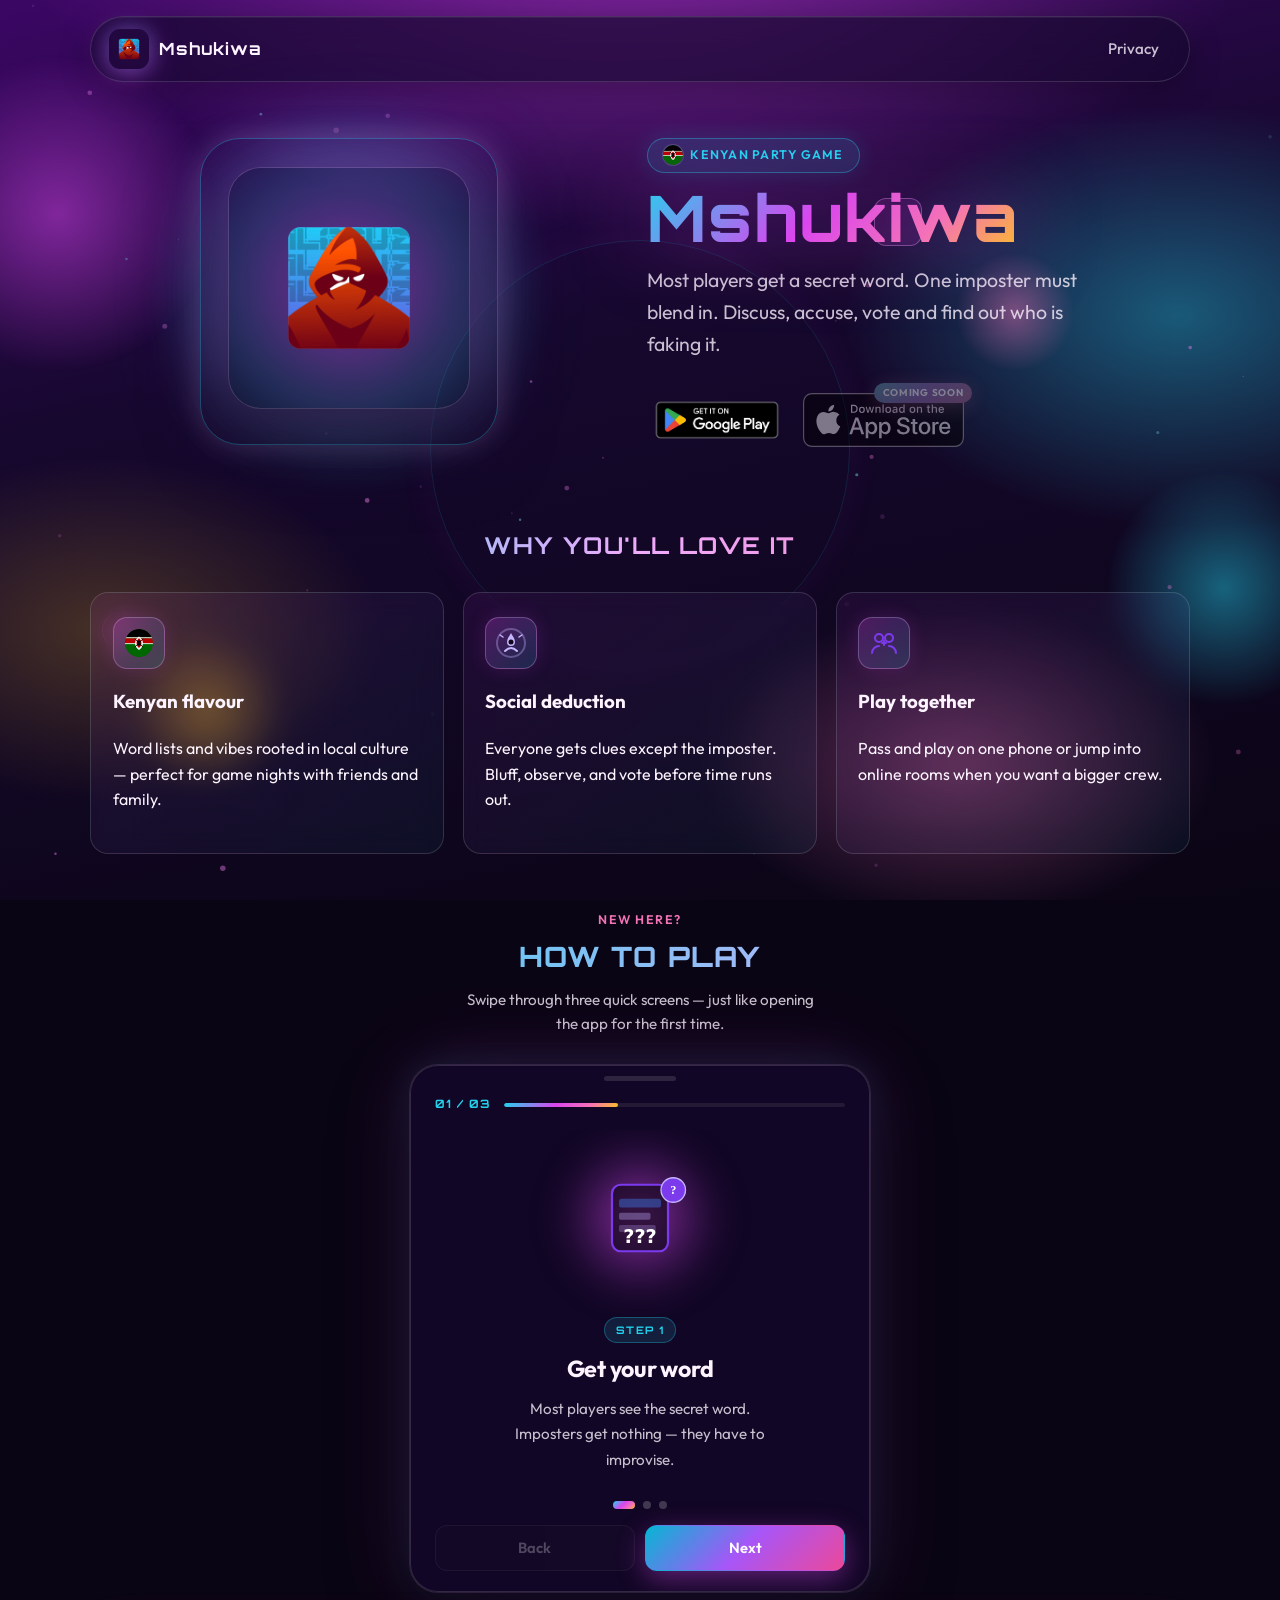
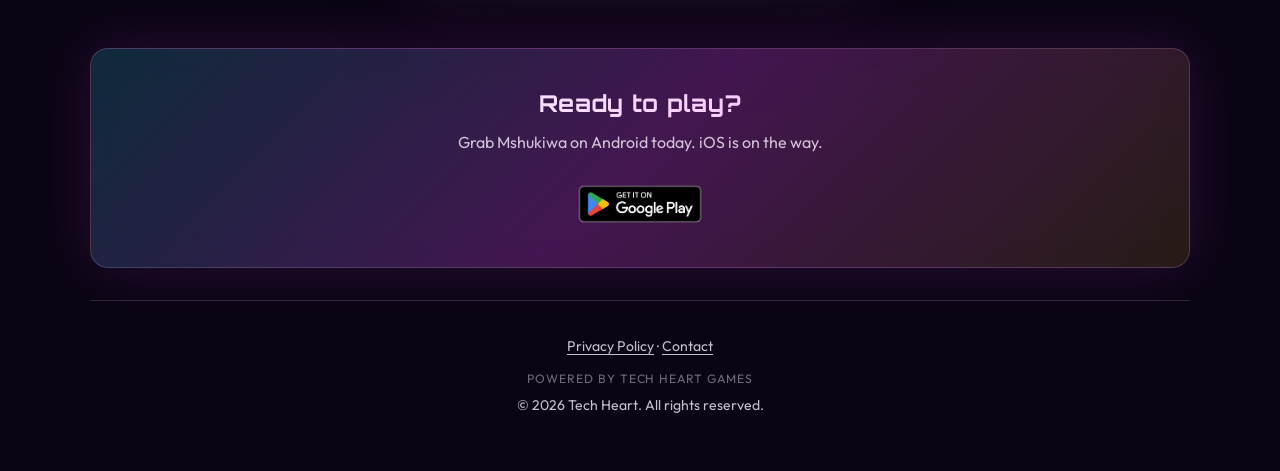
<file: index.html>
<!DOCTYPE html>
<html lang="en">
  <head>
    <meta charset="utf-8" />
    <meta name="viewport" content="width=device-width, initial-scale=1" />
    <meta
      name="description"
      content="Mshukiwa — a Kenyan-flavoured social deduction party game. Download on Google Play. App Store coming soon."
    />
    <meta name="theme-color" content="#16082e" />
    <title>Mshukiwa — Kenyan party game</title>
    <link rel="icon" type="image/png" href="assets/app-icon.png" />
    <link rel="apple-touch-icon" href="assets/app-icon.png" />
    <link rel="preconnect" href="https://fonts.googleapis.com" />
    <link rel="preconnect" href="https://fonts.gstatic.com" crossorigin />
    <link
      href="https://fonts.googleapis.com/css2?family=Orbitron:wght@600;700;800&family=Outfit:wght@400;500;600;700&display=swap"
      rel="stylesheet"
    />
    <link rel="stylesheet" href="css/styles.css" />
    <meta property="og:title" content="Mshukiwa — Kenyan party game" />
    <meta
      property="og:description"
      content="Find the imposter. Kenyan-flavoured words, local vibes, pure chaos with friends."
    />
    <meta property="og:image" content="assets/app-icon.png" />
    <meta property="og:type" content="website" />
  </head>
  <body>
    <canvas id="particle-canvas" class="particle-canvas" aria-hidden="true"></canvas>

    <div class="anti-grav-scene" aria-hidden="true">
      <div class="orb orb--1 float" data-parallax="0.04" data-base-transform=""></div>
      <div class="orb orb--2 float float--slow" data-parallax="0.06" data-base-transform=""></div>
      <div class="orb orb--3 float float--reverse" data-parallax="0.03" data-base-transform=""></div>
      <div class="orb orb--4 float float--delay" data-parallax="0.05" data-base-transform=""></div>
      <div class="shard shard--1 float float--slow" data-parallax="0.08" data-base-transform=""></div>
      <div class="shard shard--2 float float--reverse" data-parallax="0.07" data-base-transform=""></div>
      <div class="ring ring--1 spin" data-parallax="0.02" data-base-transform=""></div>
    </div>

    <div class="bg" aria-hidden="true"></div>

    <div class="page">
      <header class="site-header glass">
        <a class="brand" href="index.html">
          <img class="brand__icon" src="assets/app-icon.png" width="40" height="40" alt="" />
          <span class="brand__name">Mshukiwa</span>
        </a>
        <a class="nav-link" href="privacy-policy.html">Privacy</a>
      </header>

      <section class="hero">
        <div class="hero__visual">
          <div class="hero__orbit" aria-hidden="true">
            <span class="hero__orbit-dot hero__orbit-dot--1"></span>
            <span class="hero__orbit-dot hero__orbit-dot--2"></span>
            <span class="hero__orbit-dot hero__orbit-dot--3"></span>
          </div>
          <div class="hero__icon-wrap float-hero">
            <div class="hero__icon-glow" aria-hidden="true"></div>
            <div class="hero__icon-ring" aria-hidden="true"></div>
            <img
              class="hero__icon"
              src="assets/app-icon.png"
              width="240"
              height="240"
              alt="Mshukiwa app icon"
            />
          </div>
        </div>

        <div class="hero__content reveal">
          <p class="hero__eyebrow">
            <img class="hero__eyebrow-flag" src="assets/icons/flag-ke.svg" width="20" height="20" alt="" />
            Kenyan party game
          </p>
          <h1 class="hero__title">
            <span class="hero__title-glow">Mshukiwa</span>
          </h1>
          <p class="hero__tagline">
            Most players get a secret word. One imposter must blend in. Discuss, accuse, vote and
            find out who is faking it.
          </p>

          <div class="store-badges" id="store-buttons">
            <a
              class="store-badge store-badge--play"
              data-play-store
              href="https://play.google.com/store/apps/details?id=com.techheart.mshukiwa"
              target="_blank"
              rel="noopener noreferrer"
              aria-label="Get Mshukiwa on Google Play"
            >
              <img
                src="assets/google-play-badge.png"
                width="180"
                height="53"
                alt="Get it on Google Play"
              />
            </a>

            <div class="store-badge store-badge--apple store-badge--disabled" id="app-store-wrap">
              <span class="badge-soon">Coming soon</span>
              <a
                href="#"
                tabindex="-1"
                aria-disabled="true"
                aria-label="Download on the App Store — coming soon"
              >
                <img
                  src="assets/app-store-badge.svg"
                  width="160"
                  height="53"
                  alt="Download on the App Store"
                />
              </a>
            </div>
          </div>
        </div>
      </section>

      <h2 class="section-title reveal">Why you'll love it</h2>
      <div class="features">
        <article class="feature-card float-card reveal" style="--float-delay: 0s">
          <div class="feature-card__icon feature-card__icon--flag">
            <img src="assets/icons/flag-ke.svg" width="28" height="28" alt="" />
          </div>
          <h3>Kenyan flavour</h3>
          <p>Word lists and vibes rooted in local culture — perfect for game nights with friends and family.</p>
        </article>
        <article class="feature-card float-card reveal" style="--float-delay: 0.4s">
          <div class="feature-card__icon">
            <img src="assets/icons/detective.svg" width="32" height="32" alt="" />
          </div>
          <h3>Social deduction</h3>
          <p>Everyone gets clues except the imposter. Bluff, observe, and vote before time runs out.</p>
        </article>
        <article class="feature-card float-card reveal" style="--float-delay: 0.8s">
          <div class="feature-card__icon">
            <img src="assets/icons/users.svg" width="32" height="32" alt="" />
          </div>
          <h3>Play together</h3>
          <p>Pass and play on one phone or jump into online rooms when you want a bigger crew.</p>
        </article>
      </div>

      <section class="onboarding reveal" id="how-to-play" aria-label="How to play onboarding">
        <div class="onboarding__intro">
          <p class="onboarding__eyebrow">New here?</p>
          <h2 class="onboarding__title">How to play</h2>
          <p class="onboarding__subtitle">Swipe through three quick screens — just like opening the app for the first time.</p>
        </div>

        <div class="onboarding__shell glass">
          <div class="onboarding__phone-notch" aria-hidden="true"></div>

          <div class="onboarding__top">
            <span class="onboarding__counter">01 / 03</span>
            <div class="onboarding__progress" role="progressbar" aria-valuemin="1" aria-valuemax="3" aria-valuenow="1">
              <div class="onboarding__progress-fill"></div>
            </div>
          </div>

          <div class="onboarding__viewport">
            <div class="onboarding__track">
              <article class="onboarding__slide onboarding__slide--active" data-index="0" aria-hidden="false">
                <div class="onboarding__art float-hero">
                  <div class="onboarding__art-glow onboarding__art-glow--violet" aria-hidden="true"></div>
                  <img src="assets/onboarding/step-1.svg" width="140" height="140" alt="" />
                </div>
                <span class="onboarding__step-label">Step 1</span>
                <h3 class="onboarding__slide-title">Get your word</h3>
                <p class="onboarding__slide-text">
                  Most players see the secret word. Imposters get nothing — they have to improvise.
                </p>
              </article>

              <article class="onboarding__slide" data-index="1" aria-hidden="true">
                <div class="onboarding__art float-hero">
                  <div class="onboarding__art-glow onboarding__art-glow--blue" aria-hidden="true"></div>
                  <img src="assets/onboarding/step-2.svg" width="140" height="140" alt="" />
                </div>
                <span class="onboarding__step-label">Step 2</span>
                <h3 class="onboarding__slide-title">Discuss &amp; defend</h3>
                <p class="onboarding__slide-text">
                  Take turns giving hints. Watch who sounds too vague or too confident.
                </p>
              </article>

              <article class="onboarding__slide" data-index="2" aria-hidden="true">
                <div class="onboarding__art float-hero">
                  <div class="onboarding__art-glow onboarding__art-glow--purple" aria-hidden="true"></div>
                  <img src="assets/onboarding/step-3.svg" width="140" height="140" alt="" />
                </div>
                <span class="onboarding__step-label">Step 3</span>
                <h3 class="onboarding__slide-title">Vote them out</h3>
                <p class="onboarding__slide-text">
                  Accuse, debate, and vote. Did you catch the mshukiwa or eject an innocent?
                </p>
              </article>
            </div>
          </div>

          <div class="onboarding__dots" role="tablist" aria-label="Onboarding steps">
            <button type="button" class="onboarding__dot onboarding__dot--active" aria-selected="true" aria-label="Step 1"></button>
            <button type="button" class="onboarding__dot" aria-selected="false" aria-label="Step 2"></button>
            <button type="button" class="onboarding__dot" aria-selected="false" aria-label="Step 3"></button>
          </div>

          <div class="onboarding__nav">
            <button type="button" class="onboarding__btn onboarding__btn--back" disabled>Back</button>
            <button type="button" class="onboarding__btn onboarding__btn--next">Next</button>
          </div>
        </div>
      </section>

      <section class="cta glass reveal">
        <h2>Ready to play?</h2>
        <p>Grab Mshukiwa on Android today. iOS is on the way.</p>
        <div class="store-badges store-badges--center">
          <a
            class="store-badge store-badge--play"
            data-play-store
            href="https://play.google.com/store/apps/details?id=com.techheart.mshukiwa"
            target="_blank"
            rel="noopener noreferrer"
            aria-label="Get Mshukiwa on Google Play"
          >
            <img
              src="assets/google-play-badge.png"
              width="180"
              height="53"
              alt="Get it on Google Play"
            />
          </a>
        </div>
      </section>

      <footer class="site-footer">
        <p>
          <a href="privacy-policy.html">Privacy Policy</a>
          ·
          <a href="mailto:infotechheart254@gmail.com">Contact</a>
        </p>
        <p class="powered">Powered by Tech Heart Games</p>
        <p>&copy; <span id="year"></span> Tech Heart. All rights reserved.</p>
      </footer>
    </div>

    <script src="site-config.js"></script>
    <script src="js/site.js"></script>
    <script src="js/onboarding.js"></script>
    <script src="js/effects.js"></script>
  </body>
</html>
</file>
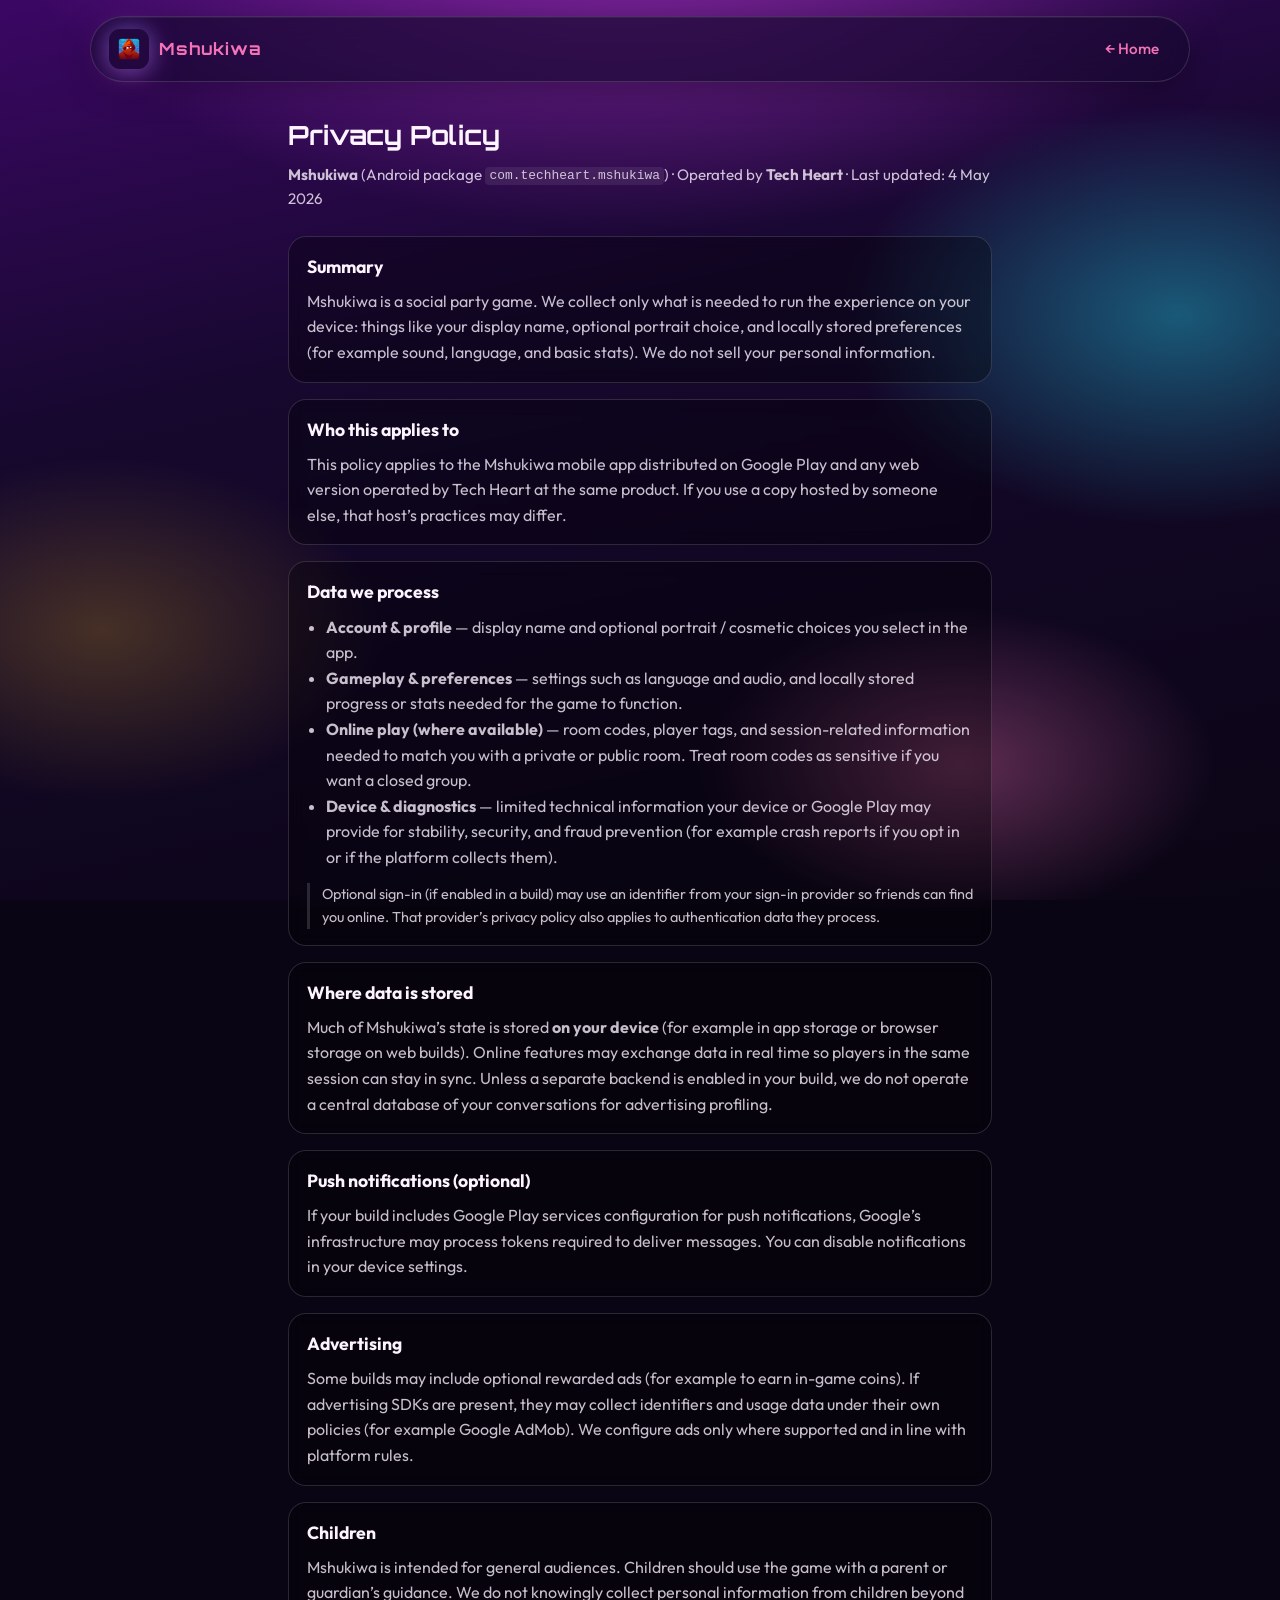
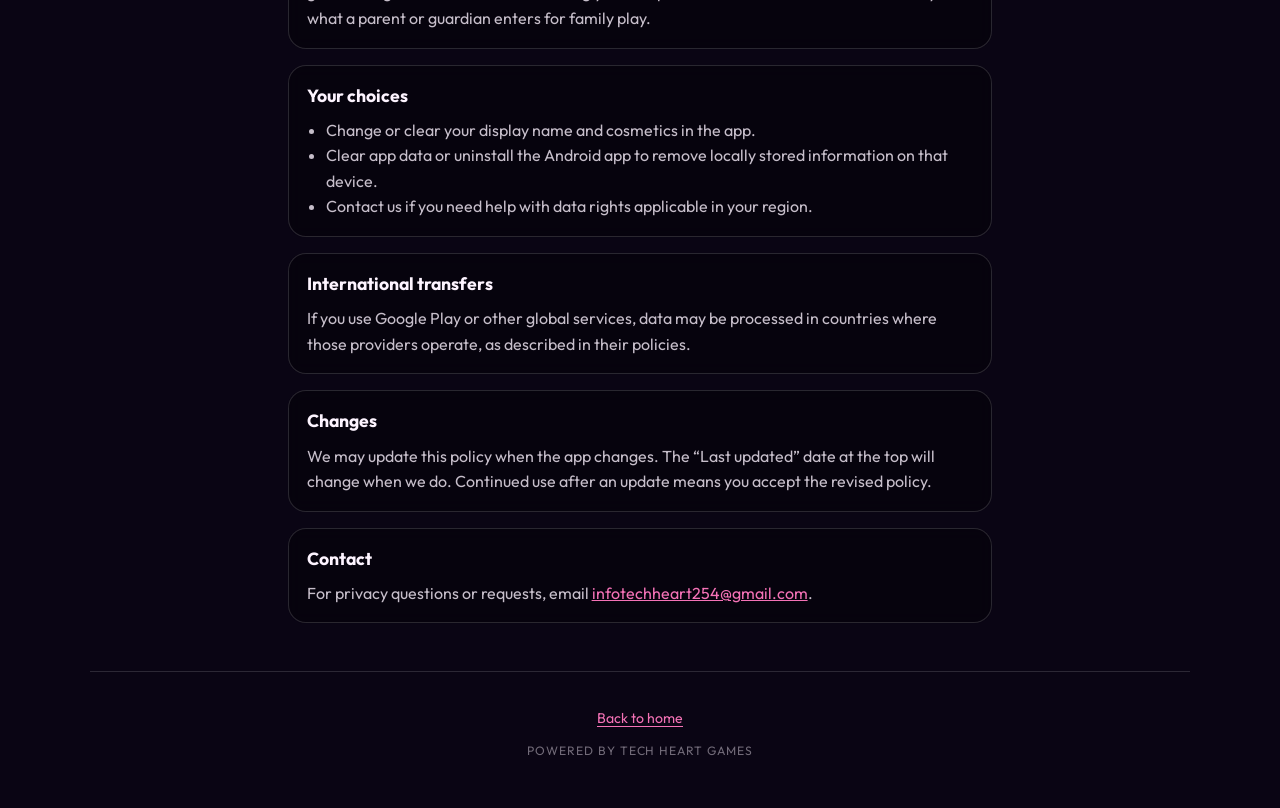
<file: privacy-policy.html>
<!DOCTYPE html>
<html lang="en">
  <head>
    <meta charset="utf-8" />
    <meta name="viewport" content="width=device-width, initial-scale=1" />
    <title>Privacy Policy — Mshukiwa</title>
    <link rel="icon" type="image/png" href="assets/app-icon.png" />
    <link rel="preconnect" href="https://fonts.googleapis.com" />
    <link rel="preconnect" href="https://fonts.gstatic.com" crossorigin />
    <link
      href="https://fonts.googleapis.com/css2?family=Orbitron:wght@600;700&family=Outfit:wght@400;500;600&display=swap"
      rel="stylesheet"
    />
    <link rel="stylesheet" href="css/styles.css" />
  </head>
  <body class="legal-page">
    <div class="bg" aria-hidden="true"></div>

    <div class="page">
      <header class="site-header glass">
        <a class="brand" href="index.html">
          <img class="brand__icon" src="assets/app-icon.png" width="40" height="40" alt="" />
          <span class="brand__name">Mshukiwa</span>
        </a>
        <a class="nav-link" href="index.html">← Home</a>
      </header>

      <main>
        <h1>Privacy Policy</h1>
        <p class="meta">
          <strong>Mshukiwa</strong> (Android package <code>com.techheart.mshukiwa</code>) ·
          Operated by <strong>Tech Heart</strong> · Last updated:
          <time datetime="2026-05-04">4 May 2026</time>
        </p>

        <section>
          <h2>Summary</h2>
          <p>
            Mshukiwa is a social party game. We collect only what is needed to run the
            experience on your device: things like your display name, optional portrait
            choice, and locally stored preferences (for example sound, language, and basic
            stats). We do not sell your personal information.
          </p>
        </section>

        <section>
          <h2>Who this applies to</h2>
          <p>
            This policy applies to the Mshukiwa mobile app distributed on Google Play and
            any web version operated by Tech Heart at the same product. If you use a copy
            hosted by someone else, that host’s practices may differ.
          </p>
        </section>

        <section>
          <h2>Data we process</h2>
          <ul>
            <li>
              <strong>Account &amp; profile</strong> — display name and optional portrait /
              cosmetic choices you select in the app.
            </li>
            <li>
              <strong>Gameplay &amp; preferences</strong> — settings such as language and
              audio, and locally stored progress or stats needed for the game to function.
            </li>
            <li>
              <strong>Online play (where available)</strong> — room codes, player tags, and
              session-related information needed to match you with a private or public
              room. Treat room codes as sensitive if you want a closed group.
            </li>
            <li>
              <strong>Device &amp; diagnostics</strong> — limited technical information your
              device or Google Play may provide for stability, security, and fraud prevention
              (for example crash reports if you opt in or if the platform collects them).
            </li>
          </ul>
          <p class="note">
            Optional sign-in (if enabled in a build) may use an identifier from your sign-in
            provider so friends can find you online. That provider’s privacy policy also
            applies to authentication data they process.
          </p>
        </section>

        <section>
          <h2>Where data is stored</h2>
          <p>
            Much of Mshukiwa’s state is stored <strong>on your device</strong> (for example
            in app storage or browser storage on web builds). Online features may exchange
            data in real time so players in the same session can stay in sync. Unless a
            separate backend is enabled in your build, we do not operate a central database
            of your conversations for advertising profiling.
          </p>
        </section>

        <section>
          <h2>Push notifications (optional)</h2>
          <p>
            If your build includes Google Play services configuration for push notifications,
            Google’s infrastructure may process tokens required to deliver messages. You can
            disable notifications in your device settings.
          </p>
        </section>

        <section>
          <h2>Advertising</h2>
          <p>
            Some builds may include optional rewarded ads (for example to earn in-game
            coins). If advertising SDKs are present, they may collect identifiers and usage
            data under their own policies (for example Google AdMob). We configure ads only
            where supported and in line with platform rules.
          </p>
        </section>

        <section>
          <h2>Children</h2>
          <p>
            Mshukiwa is intended for general audiences. Children should use the game with a
            parent or guardian’s guidance. We do not knowingly collect personal information
            from children beyond what a parent or guardian enters for family play.
          </p>
        </section>

        <section>
          <h2>Your choices</h2>
          <ul>
            <li>Change or clear your display name and cosmetics in the app.</li>
            <li>
              Clear app data or uninstall the Android app to remove locally stored
              information on that device.
            </li>
            <li>Contact us if you need help with data rights applicable in your region.</li>
          </ul>
        </section>

        <section>
          <h2>International transfers</h2>
          <p>
            If you use Google Play or other global services, data may be processed in
            countries where those providers operate, as described in their policies.
          </p>
        </section>

        <section>
          <h2>Changes</h2>
          <p>
            We may update this policy when the app changes. The “Last updated” date at the
            top will change when we do. Continued use after an update means you accept the
            revised policy.
          </p>
        </section>

        <section>
          <h2>Contact</h2>
          <p>
            For privacy questions or requests, email
            <a href="mailto:infotechheart254@gmail.com">infotechheart254@gmail.com</a>.
          </p>
        </section>
      </main>

      <footer class="site-footer">
        <p><a href="index.html">Back to home</a></p>
        <p class="powered">Powered by Tech Heart Games</p>
      </footer>
    </div>
  </body>
</html>
</file>
<file: css/styles.css>
/* Mshukiwa marketing site — anti-gravity edition */

:root {
  --bg-deep: #0a0514;
  --bg-main: #16082e;
  --bg-card: rgba(255, 255, 255, 0.07);
  --accent: #6366f1;
  --accent-glow: #38bdf8;
  --purple: #d946ef;
  --violet: #f0abfc;
  --pink: #f472b6;
  --cyan: #22d3ee;
  --gold: #fbbf24;
  --magenta: #e879f9;
  --text: #fdf4ff;
  --text-muted: rgba(253, 244, 255, 0.78);
  --border: rgba(255, 255, 255, 0.14);
  --glass: rgba(22, 8, 46, 0.65);
  --gradient-brand: linear-gradient(135deg, var(--cyan) 0%, var(--purple) 45%, var(--pink) 75%, var(--gold) 100%);
  --gradient-btn: linear-gradient(135deg, #06b6d4, #a855f7, #ec4899);
  --radius: 18px;
  --font-display: "Orbitron", system-ui, sans-serif;
  --font-body: "Outfit", system-ui, sans-serif;
}

*,
*::before,
*::after {
  box-sizing: border-box;
}

html {
  scroll-behavior: smooth;
}

body {
  margin: 0;
  min-height: 100vh;
  font-family: var(--font-body);
  color: var(--text);
  background: var(--bg-deep);
  line-height: 1.6;
  overflow-x: hidden;
}

/* ── Particle canvas ── */
.particle-canvas {
  position: fixed;
  inset: 0;
  z-index: 0;
  pointer-events: none;
  opacity: 0.85;
}

/* ── Background layers ── */
.bg {
  position: fixed;
  inset: 0;
  z-index: -2;
  background:
    radial-gradient(ellipse 85% 65% at 50% -12%, rgba(217, 70, 239, 0.55), transparent 58%),
    radial-gradient(ellipse 50% 45% at 92% 35%, rgba(34, 211, 238, 0.4), transparent 52%),
    radial-gradient(ellipse 45% 40% at 8% 70%, rgba(251, 191, 36, 0.22), transparent 48%),
    radial-gradient(ellipse 40% 35% at 75% 85%, rgba(244, 114, 182, 0.35), transparent 50%),
    linear-gradient(168deg, #3b0764 0%, var(--bg-main) 38%, var(--bg-deep) 100%);
}

.anti-grav-scene {
  position: fixed;
  inset: 0;
  z-index: -1;
  pointer-events: none;
  overflow: hidden;
}

.orb {
  position: absolute;
  border-radius: 50%;
  filter: blur(1px);
}

.orb--1 {
  width: 320px;
  height: 320px;
  top: 6%;
  left: -8%;
  background: radial-gradient(circle, rgba(217, 70, 239, 0.5), transparent 70%);
}

.orb--2 {
  width: 240px;
  height: 240px;
  top: 52%;
  right: -5%;
  background: radial-gradient(circle, rgba(34, 211, 238, 0.45), transparent 70%);
}

.orb--3 {
  width: 160px;
  height: 160px;
  bottom: 12%;
  left: 10%;
  background: radial-gradient(circle, rgba(251, 191, 36, 0.35), transparent 70%);
}

.orb--4 {
  width: 120px;
  height: 120px;
  top: 28%;
  right: 16%;
  background: radial-gradient(circle, rgba(244, 114, 182, 0.45), transparent 70%);
}

.shard {
  position: absolute;
  width: 48px;
  height: 48px;
  border: 1px solid rgba(240, 171, 252, 0.35);
  background: rgba(217, 70, 239, 0.12);
  backdrop-filter: blur(4px);
}

.shard--1 {
  top: 22%;
  right: 28%;
  border-radius: 12px;
  transform: rotate(25deg);
}

.shard--2 {
  bottom: 28%;
  left: 8%;
  width: 36px;
  height: 36px;
  border-radius: 50%;
}

.ring {
  position: absolute;
  border: 1px solid rgba(34, 211, 238, 0.28);
  border-radius: 50%;
}

.ring--1 {
  width: 420px;
  height: 420px;
  top: 50%;
  left: 50%;
  margin: -210px 0 0 -210px;
  opacity: 0.45;
  box-shadow: 0 0 40px rgba(217, 70, 239, 0.15);
}

/* ── Anti-gravity animations ── */
@keyframes float-y {
  0%,
  100% {
    transform: translateY(0);
  }
  50% {
    transform: translateY(-18px);
  }
}

@keyframes float-y-hero {
  0%,
  100% {
    transform: translateY(0) rotate(0deg);
  }
  33% {
    transform: translateY(-14px) rotate(0.6deg);
  }
  66% {
    transform: translateY(-8px) rotate(-0.4deg);
  }
}

@keyframes float-card {
  0%,
  100% {
    transform: translateY(0);
  }
  50% {
    transform: translateY(-10px);
  }
}

@keyframes spin-slow {
  from {
    transform: rotate(0deg);
  }
  to {
    transform: rotate(360deg);
  }
}

@keyframes orbit {
  from {
    transform: rotate(0deg) translateX(110px) rotate(0deg);
  }
  to {
    transform: rotate(360deg) translateX(110px) rotate(-360deg);
  }
}

@keyframes pulse-glow {
  0%,
  100% {
    opacity: 0.5;
    transform: scale(1);
  }
  50% {
    opacity: 0.85;
    transform: scale(1.08);
  }
}

@keyframes reveal-up {
  from {
    opacity: 0;
    transform: translateY(28px);
  }
  to {
    opacity: 1;
    transform: translateY(0);
  }
}

.float {
  animation: float-y 7s ease-in-out infinite;
}

.float--slow {
  animation-duration: 10s;
}

.float--reverse {
  animation-direction: reverse;
}

.float--delay {
  animation-delay: -3s;
}

.float-hero {
  animation: float-y-hero 5.5s ease-in-out infinite;
  transition: transform 0.15s ease-out;
  will-change: transform;
}

.float-card {
  animation: float-card 6s ease-in-out infinite;
  animation-delay: var(--float-delay, 0s);
}

.spin {
  animation: spin-slow 40s linear infinite;
}

.reveal {
  animation: reveal-up 0.9s cubic-bezier(0.22, 1, 0.36, 1) both;
}

@media (prefers-reduced-motion: reduce) {
  .float,
  .float-hero,
  .float-card,
  .spin,
  .reveal,
  .hero__orbit-dot {
    animation: none !important;
  }

  .particle-canvas {
    display: none;
  }
}

/* ── Layout ── */
.page {
  position: relative;
  z-index: 1;
  max-width: 1140px;
  margin: 0 auto;
  padding: 1rem 1.25rem 3rem;
}

.glass {
  background: var(--glass);
  border: 1px solid var(--border);
  backdrop-filter: blur(18px);
  -webkit-backdrop-filter: blur(18px);
  box-shadow: 0 8px 32px rgba(0, 0, 0, 0.25), inset 0 1px 0 rgba(255, 255, 255, 0.06);
}

/* ── Header ── */
.site-header {
  display: flex;
  align-items: center;
  justify-content: space-between;
  gap: 1rem;
  padding: 0.75rem 1.1rem;
  margin-bottom: 1.5rem;
  border-radius: 999px;
}

.brand {
  display: flex;
  align-items: center;
  gap: 0.65rem;
  text-decoration: none;
  color: inherit;
}

.brand__icon {
  width: 40px;
  height: 40px;
  border-radius: 11px;
  box-shadow: 0 4px 28px rgba(217, 70, 239, 0.55), 0 0 20px rgba(34, 211, 238, 0.25);
}

.brand__name {
  font-family: var(--font-display);
  font-weight: 700;
  font-size: 1.05rem;
  letter-spacing: 0.05em;
}

.nav-link {
  color: var(--text-muted);
  text-decoration: none;
  font-size: 0.95rem;
  font-weight: 500;
  padding: 0.35rem 0.75rem;
  border-radius: 999px;
  transition: color 0.2s, background 0.2s;
}

.nav-link:hover {
  color: var(--text);
  background: rgba(217, 70, 239, 0.15);
}

/* ── Hero ── */
.hero {
  display: grid;
  grid-template-columns: 1fr;
  gap: 2.5rem;
  align-items: center;
  padding: 1rem 0 4rem;
  text-align: center;
}

@media (min-width: 820px) {
  .hero {
    grid-template-columns: 1fr 1.05fr;
    text-align: left;
    padding: 2rem 0 5rem;
  }
}

.hero__visual {
  position: relative;
  display: flex;
  justify-content: center;
  min-height: 280px;
  align-items: center;
}

.hero__orbit {
  position: absolute;
  width: 0;
  height: 0;
  top: 50%;
  left: 50%;
}

.hero__orbit-dot {
  position: absolute;
  width: 10px;
  height: 10px;
  margin: -5px 0 0 -5px;
  border-radius: 50%;
  background: var(--cyan);
  box-shadow: 0 0 20px rgba(34, 211, 238, 0.9);
  animation: orbit 12s linear infinite;
}

.hero__orbit-dot--2 {
  width: 7px;
  height: 7px;
  margin: -3.5px 0 0 -3.5px;
  animation-duration: 18s;
  animation-direction: reverse;
  background: var(--pink);
  box-shadow: 0 0 16px rgba(244, 114, 182, 0.9);
}

.hero__orbit-dot--3 {
  width: 5px;
  height: 5px;
  margin: -2.5px 0 0 -2.5px;
  animation-duration: 9s;
  opacity: 0.85;
  background: var(--gold);
  box-shadow: 0 0 12px rgba(251, 191, 36, 0.85);
}

.hero__icon-wrap {
  position: relative;
  width: min(240px, 72vw);
  aspect-ratio: 1;
}

.hero__icon {
  width: 100%;
  height: 100%;
  border-radius: 32px;
  object-fit: cover;
  position: relative;
  z-index: 2;
  box-shadow:
    0 0 0 1px rgba(255, 255, 255, 0.12),
    0 32px 80px rgba(0, 0, 0, 0.5),
    0 0 80px rgba(217, 70, 239, 0.45),
    0 0 120px rgba(34, 211, 238, 0.2);
}

.hero__icon-glow {
  position: absolute;
  inset: -25%;
  background: radial-gradient(circle, rgba(217, 70, 239, 0.55), rgba(34, 211, 238, 0.2) 50%, transparent 70%);
  z-index: 0;
  filter: blur(24px);
  animation: pulse-glow 4s ease-in-out infinite;
}

.hero__icon-ring {
  position: absolute;
  inset: -12%;
  border: 1px solid rgba(34, 211, 238, 0.35);
  border-radius: 40px;
  z-index: 1;
  animation: spin-slow 24s linear infinite reverse;
  box-shadow: 0 0 30px rgba(240, 171, 252, 0.2);
}

.hero__eyebrow {
  display: inline-flex;
  align-items: center;
  gap: 0.45rem;
  margin: 0 0 0.85rem;
  padding: 0.4rem 0.95rem;
  font-size: 0.78rem;
  font-weight: 600;
  letter-spacing: 0.1em;
  text-transform: uppercase;
  color: var(--cyan);
  background: rgba(34, 211, 238, 0.12);
  border: 1px solid rgba(34, 211, 238, 0.35);
  border-radius: 999px;
  box-shadow: 0 0 24px rgba(34, 211, 238, 0.15);
}

.hero__eyebrow-flag {
  width: 20px;
  height: 20px;
  border-radius: 50%;
  object-fit: cover;
  box-shadow: 0 0 0 1px rgba(255, 255, 255, 0.15);
}

.hero__title {
  margin: 0 0 0.85rem;
  font-family: var(--font-display);
  font-size: clamp(2.6rem, 9vw, 4rem);
  font-weight: 800;
  letter-spacing: 0.03em;
  line-height: 1;
}

.hero__title-glow {
  background: var(--gradient-brand);
  -webkit-background-clip: text;
  background-clip: text;
  -webkit-text-fill-color: transparent;
  filter: drop-shadow(0 0 40px rgba(217, 70, 239, 0.55));
}

.hero__tagline {
  margin: 0 0 2rem;
  font-size: clamp(1.05rem, 2.5vw, 1.22rem);
  color: var(--text-muted);
  max-width: 36ch;
  line-height: 1.65;
}

@media (max-width: 819px) {
  .hero__tagline {
    margin-left: auto;
    margin-right: auto;
  }
}

/* ── Store badges (official assets) ── */
.store-badges {
  display: flex;
  flex-wrap: wrap;
  gap: 1rem;
  align-items: center;
  justify-content: center;
}

@media (min-width: 820px) {
  .store-badges {
    justify-content: flex-start;
  }
}

.store-badges--center {
  justify-content: center;
}

.store-badge {
  position: relative;
  display: inline-block;
  line-height: 0;
  transition: transform 0.25s cubic-bezier(0.22, 1, 0.36, 1), filter 0.25s;
}

.store-badge img {
  display: block;
  height: 54px;
  width: auto;
  max-width: 100%;
}

.store-badge--play:hover {
  transform: translateY(-4px) scale(1.03);
  filter: drop-shadow(0 12px 28px rgba(0, 0, 0, 0.45));
}

.store-badge--apple:not(.store-badge--disabled):hover {
  transform: translateY(-4px) scale(1.03);
  filter: drop-shadow(0 12px 28px rgba(0, 0, 0, 0.45));
}

.store-badge--disabled {
  opacity: 0.45;
  filter: grayscale(0.6);
  cursor: not-allowed;
}

.store-badge--disabled a {
  pointer-events: none;
}

.badge-soon {
  position: absolute;
  top: -10px;
  right: -8px;
  z-index: 2;
  padding: 0.22rem 0.55rem;
  font-size: 0.62rem;
  font-weight: 700;
  letter-spacing: 0.07em;
  text-transform: uppercase;
  color: #fff;
  background: var(--gradient-btn);
  border-radius: 999px;
  box-shadow: 0 4px 20px rgba(236, 72, 153, 0.55);
  line-height: 1.4;
}

/* ── Sections ── */
.section-title {
  margin: 0 0 1.75rem;
  font-family: var(--font-display);
  font-size: clamp(1.2rem, 3vw, 1.45rem);
  font-weight: 700;
  text-align: center;
  letter-spacing: 0.06em;
  text-transform: uppercase;
  background: linear-gradient(90deg, var(--cyan), var(--violet), var(--pink));
  -webkit-background-clip: text;
  background-clip: text;
  -webkit-text-fill-color: transparent;
}

.features {
  display: grid;
  grid-template-columns: 1fr;
  gap: 1.15rem;
  margin-bottom: 3.5rem;
}

@media (min-width: 680px) {
  .features {
    grid-template-columns: repeat(3, 1fr);
  }
}

.feature-card {
  padding: 1.5rem 1.35rem;
  background: linear-gradient(145deg, rgba(217, 70, 239, 0.08), rgba(34, 211, 238, 0.05));
  border: 1px solid var(--border);
  border-radius: var(--radius);
  backdrop-filter: blur(12px);
  transition: border-color 0.25s, box-shadow 0.25s, transform 0.25s;
}

.feature-card:hover {
  border-color: rgba(240, 171, 252, 0.45);
  box-shadow:
    0 16px 48px rgba(0, 0, 0, 0.35),
    0 0 50px rgba(217, 70, 239, 0.2),
    0 0 30px rgba(34, 211, 238, 0.12);
  transform: translateY(-6px) !important;
}

.feature-card__icon {
  display: flex;
  align-items: center;
  justify-content: center;
  width: 52px;
  height: 52px;
  margin-bottom: 0.85rem;
  border-radius: 14px;
  background: linear-gradient(135deg, rgba(217, 70, 239, 0.25), rgba(34, 211, 238, 0.15));
  border: 1px solid rgba(240, 171, 252, 0.3);
  box-shadow: 0 0 20px rgba(217, 70, 239, 0.15);
}

.feature-card__icon--flag img {
  width: 28px;
  height: 28px;
  border-radius: 50%;
  object-fit: cover;
}
  margin: 0 0 0.5rem;
  font-size: 1.08rem;
  font-weight: 700;
}

.feature-card p {
  margin: 0;
  font-size: 0.93rem;
  color: var(--text-muted);
  line-height: 1.6;
}

/* ── Onboarding carousel ── */
.onboarding {
  margin-bottom: 3.5rem;
}

.onboarding__intro {
  text-align: center;
  margin-bottom: 1.75rem;
}

.onboarding__eyebrow {
  margin: 0 0 0.35rem;
  font-size: 0.78rem;
  font-weight: 600;
  letter-spacing: 0.12em;
  text-transform: uppercase;
  color: var(--pink);
}

.onboarding__title {
  margin: 0 0 0.5rem;
  font-family: var(--font-display);
  font-size: clamp(1.35rem, 4vw, 1.75rem);
  font-weight: 800;
  letter-spacing: 0.04em;
  text-transform: uppercase;
  background: linear-gradient(90deg, var(--cyan), var(--violet));
  -webkit-background-clip: text;
  background-clip: text;
  -webkit-text-fill-color: transparent;
}

.onboarding__subtitle {
  margin: 0 auto;
  max-width: 36ch;
  font-size: 0.95rem;
  color: var(--text-muted);
}

.onboarding__shell {
  position: relative;
  max-width: 420px;
  margin: 0 auto;
  padding: 1.35rem 1.25rem 1.15rem;
  border-radius: 28px;
  box-shadow:
    0 0 0 1px rgba(240, 171, 252, 0.12),
    0 32px 80px rgba(0, 0, 0, 0.45),
    0 0 80px rgba(217, 70, 239, 0.2),
    0 0 40px rgba(34, 211, 238, 0.1);
  overflow: hidden;
}

.onboarding__phone-notch {
  position: absolute;
  top: 10px;
  left: 50%;
  width: 72px;
  height: 5px;
  margin-left: -36px;
  border-radius: 999px;
  background: rgba(255, 255, 255, 0.12);
}

.onboarding__top {
  display: flex;
  align-items: center;
  gap: 0.85rem;
  margin-bottom: 1rem;
  padding-top: 0.35rem;
}

.onboarding__counter {
  flex-shrink: 0;
  font-family: var(--font-display);
  font-size: 0.72rem;
  font-weight: 700;
  letter-spacing: 0.08em;
  color: var(--cyan);
}

.onboarding__progress {
  flex: 1;
  height: 4px;
  border-radius: 999px;
  background: rgba(255, 255, 255, 0.08);
  overflow: hidden;
}

.onboarding__progress-fill {
  height: 100%;
  width: 33.33%;
  border-radius: inherit;
  background: var(--gradient-brand);
  transition: width 0.45s cubic-bezier(0.22, 1, 0.36, 1);
}

.onboarding__viewport {
  overflow: hidden;
  border-radius: 18px;
}

.onboarding__track {
  display: flex;
  transition: transform 0.5s cubic-bezier(0.22, 1, 0.36, 1);
  will-change: transform;
}

.onboarding__slide {
  flex: 0 0 100%;
  min-width: 100%;
  padding: 0.5rem 0.25rem 0.75rem;
  text-align: center;
  opacity: 0.45;
  transform: scale(0.96);
  transition: opacity 0.45s ease, transform 0.45s ease;
}

.onboarding__slide--active {
  opacity: 1;
  transform: scale(1);
}

.onboarding__art {
  position: relative;
  display: flex;
  align-items: center;
  justify-content: center;
  width: 160px;
  height: 160px;
  margin: 0 auto 1.1rem;
}

.onboarding__art img {
  position: relative;
  z-index: 2;
  width: 140px;
  height: 140px;
}

.onboarding__art-glow {
  position: absolute;
  inset: 0;
  border-radius: 50%;
  filter: blur(20px);
  animation: pulse-glow 3.5s ease-in-out infinite;
}

.onboarding__art-glow--violet {
  background: radial-gradient(circle, rgba(217, 70, 239, 0.65), transparent 70%);
}

.onboarding__art-glow--blue {
  background: radial-gradient(circle, rgba(34, 211, 238, 0.6), transparent 70%);
}

.onboarding__art-glow--purple {
  background: radial-gradient(circle, rgba(244, 114, 182, 0.55), transparent 70%);
}

.onboarding__step-label {
  display: inline-block;
  margin-bottom: 0.45rem;
  padding: 0.25rem 0.65rem;
  font-family: var(--font-display);
  font-size: 0.65rem;
  font-weight: 700;
  letter-spacing: 0.14em;
  text-transform: uppercase;
  color: var(--cyan);
  background: rgba(34, 211, 238, 0.12);
  border: 1px solid rgba(34, 211, 238, 0.3);
  border-radius: 999px;
}

.onboarding__slide-title {
  margin: 0 0 0.55rem;
  font-size: 1.35rem;
  font-weight: 700;
  letter-spacing: -0.01em;
}

.onboarding__slide-text {
  margin: 0 auto;
  max-width: 28ch;
  font-size: 0.95rem;
  line-height: 1.65;
  color: var(--text-muted);
}

.onboarding__dots {
  display: flex;
  justify-content: center;
  gap: 0.5rem;
  margin: 1.1rem 0 1rem;
}

.onboarding__dot {
  width: 8px;
  height: 8px;
  padding: 0;
  border: none;
  border-radius: 50%;
  background: rgba(255, 255, 255, 0.2);
  cursor: pointer;
  transition: transform 0.25s, background 0.25s, width 0.25s;
}

.onboarding__dot--active {
  width: 22px;
  border-radius: 999px;
  background: var(--gradient-brand);
}

.onboarding__dot:hover {
  transform: scale(1.15);
}

.onboarding__nav {
  display: grid;
  grid-template-columns: 1fr 1fr;
  gap: 0.65rem;
}

.onboarding__btn {
  min-height: 46px;
  padding: 0.65rem 1rem;
  font-family: var(--font-body);
  font-size: 0.92rem;
  font-weight: 600;
  border-radius: 12px;
  border: 1px solid var(--border);
  cursor: pointer;
  transition: transform 0.2s, background 0.2s, opacity 0.2s;
}

.onboarding__btn--back {
  color: var(--text-muted);
  background: rgba(255, 255, 255, 0.04);
}

.onboarding__btn--back:hover:not(:disabled) {
  color: var(--text);
  background: rgba(255, 255, 255, 0.08);
}

.onboarding__btn--back:disabled {
  opacity: 0.35;
  cursor: not-allowed;
}

.onboarding__btn--next {
  color: #fff;
  background: var(--gradient-btn);
  border-color: transparent;
  box-shadow: 0 8px 28px rgba(217, 70, 239, 0.4);
}

.onboarding__btn--next:hover {
  transform: translateY(-1px);
  box-shadow: 0 12px 32px rgba(236, 72, 153, 0.5);
}

@media (min-width: 720px) {
  .onboarding__shell {
    max-width: 460px;
    padding: 1.5rem 1.5rem 1.25rem;
  }

  .onboarding__slide-title {
    font-size: 1.45rem;
  }
}

@media (prefers-reduced-motion: reduce) {
  .onboarding__track,
  .onboarding__slide,
  .onboarding__progress-fill {
    transition: none !important;
  }
}

/* ── CTA ── */
.cta {
  text-align: center;
  padding: 2.25rem 1.75rem;
  margin-bottom: 2rem;
  border-radius: var(--radius);
  background: linear-gradient(
    135deg,
    rgba(34, 211, 238, 0.18),
    rgba(217, 70, 239, 0.28),
    rgba(251, 191, 36, 0.12)
  );
  border: 1px solid rgba(240, 171, 252, 0.2);
  box-shadow: 0 0 60px rgba(217, 70, 239, 0.15);
}

.cta h2 {
  margin: 0 0 0.5rem;
  font-family: var(--font-display);
  font-size: 1.45rem;
  letter-spacing: 0.03em;
  background: linear-gradient(90deg, #fff, var(--violet));
  -webkit-background-clip: text;
  background-clip: text;
  -webkit-text-fill-color: transparent;
}

.cta p {
  margin: 0 0 1.35rem;
  color: var(--text-muted);
}

/* ── Footer ── */
.site-footer {
  padding-top: 1.75rem;
  border-top: 1px solid var(--border);
  text-align: center;
  color: var(--text-muted);
  font-size: 0.88rem;
}

.site-footer a {
  color: var(--text-muted);
  text-decoration: underline;
  text-underline-offset: 3px;
  transition: color 0.2s;
}

.site-footer a:hover {
  color: var(--pink);
}

.site-footer p {
  margin: 0.35rem 0;
}

.powered {
  margin-top: 0.75rem !important;
  font-size: 0.76rem;
  letter-spacing: 0.08em;
  text-transform: uppercase;
  opacity: 0.55;
}

/* ── Privacy page ── */
.legal-page main {
  max-width: 44rem;
  margin: 0 auto;
  padding: 0 0 2rem;
}

.legal-page h1 {
  font-family: var(--font-display);
  font-size: 1.65rem;
  margin: 0 0 0.35rem;
}

.legal-page .meta {
  color: var(--text-muted);
  font-size: 0.95rem;
  margin-bottom: 1.5rem;
}

.legal-page section {
  background: rgba(0, 0, 0, 0.3);
  border: 1px solid var(--border);
  border-radius: var(--radius);
  padding: 1rem 1.1rem;
  margin-bottom: 1rem;
  backdrop-filter: blur(8px);
}

.legal-page h2 {
  font-size: 1.1rem;
  margin: 0 0 0.5rem;
}

.legal-page p,
.legal-page ul {
  margin: 0.4rem 0 0;
  color: var(--text-muted);
}

.legal-page ul {
  padding-left: 1.2rem;
}

.legal-page a {
  color: var(--pink);
}

.legal-page .note {
  font-size: 0.9rem;
  border-left: 3px solid var(--border);
  padding-left: 0.75rem;
  margin-top: 0.75rem;
}

.legal-page code {
  font-size: 0.85em;
  background: rgba(255, 255, 255, 0.08);
  padding: 0.1em 0.35em;
  border-radius: 4px;
}

.legal-page .site-header {
  margin-bottom: 2rem;
}
</file>
